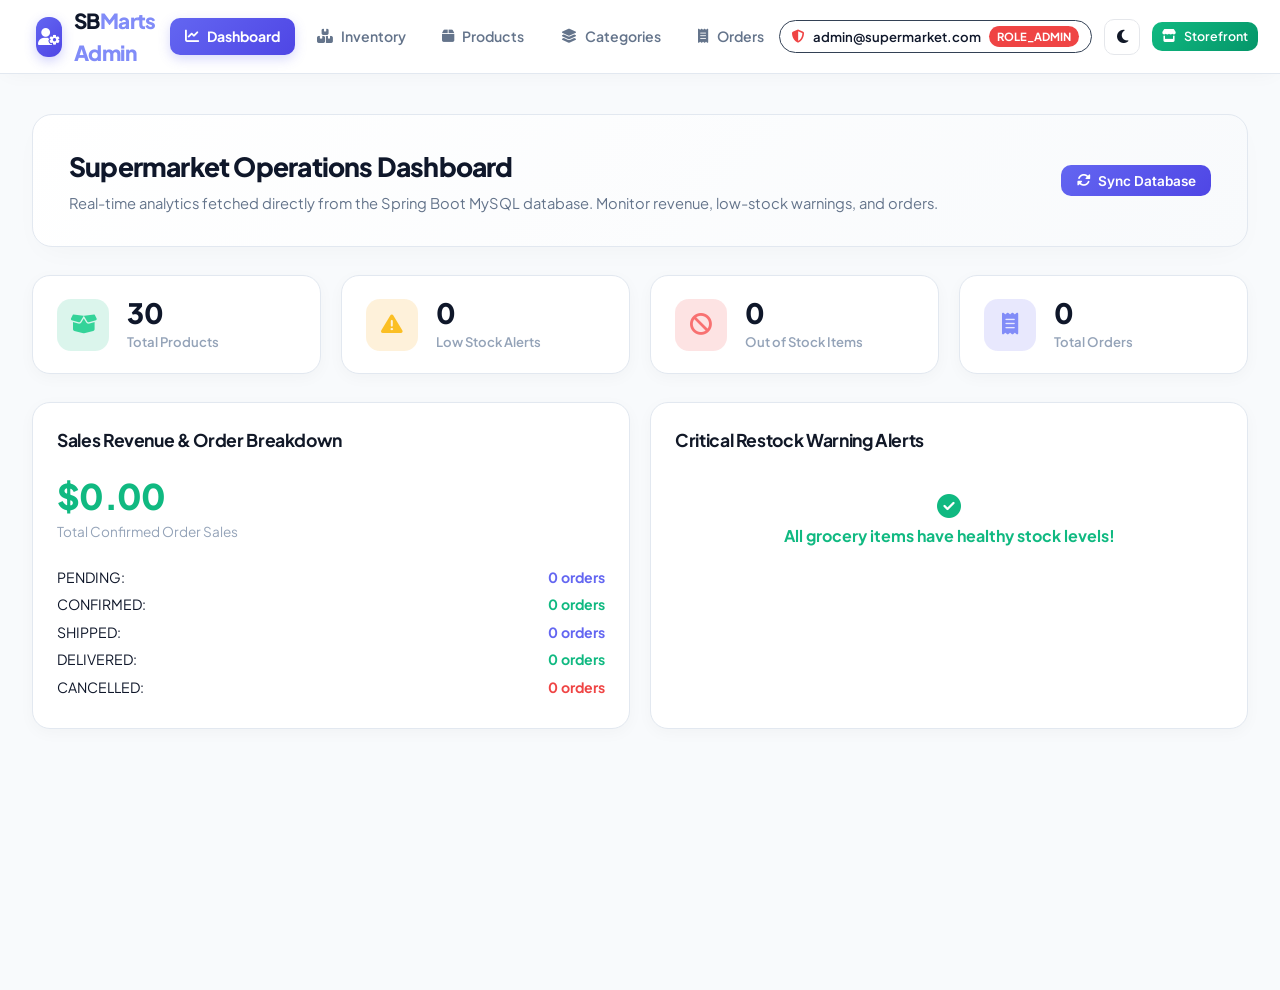
<file: frontend/admin.html>
<!DOCTYPE html>
<html lang="en" data-theme="light">
<head>
    <meta charset="UTF-8">
    <meta name="viewport" content="width=device-width, initial-scale=1.0">
    <title>SB Marts - Executive Admin & Control Panel</title>
    <meta name="description" content="SB Marts Supermarket & Grocery Inventory, Stock Operations, Category Organization, Order Processing, and Analytics Dashboard">
    <!-- Font Awesome Icons -->
    <link rel="stylesheet" href="https://cdnjs.cloudflare.com/ajax/libs/font-awesome/6.4.0/css/all.min.css">
    <!-- Base Styles & Enterprise Admin Styles -->
    <link rel="stylesheet" href="styles.css">
    <link rel="stylesheet" href="admin-theme.css">
</head>
<body class="admin-body">

    <!-- Enterprise Header Navbar -->
    <header class="admin-navbar">
        <div class="admin-brand">
            <div class="admin-brand-icon">
                <i class="fa-solid fa-user-gear"></i>
            </div>
            <span>SB<span style="color: #818cf8;">Marts Admin</span></span>
        </div>

        <ul class="admin-nav-menu">
            <li><a href="#" class="nav-link admin-nav-link active" data-target="admin-dashboard-view"><i class="fa-solid fa-chart-line"></i> Dashboard</a></li>
            <li><a href="#" class="nav-link admin-nav-link" data-target="admin-inventory-view"><i class="fa-solid fa-boxes-stacked"></i> Inventory</a></li>
            <li><a href="#" class="nav-link admin-nav-link" data-target="admin-products-view"><i class="fa-solid fa-box"></i> Products</a></li>
            <li><a href="#" class="nav-link admin-nav-link" data-target="admin-categories-view"><i class="fa-solid fa-layer-group"></i> Categories</a></li>
            <li><a href="#" class="nav-link admin-nav-link" data-target="admin-orders-view"><i class="fa-solid fa-receipt"></i> Orders</a></li>
        </ul>

        <div class="nav-actions">
            <!-- Active Admin Badge -->
            <div class="auth-badge" id="adminRoleBadge" style="border-color: #334155;">
                <i class="fa-solid fa-shield-halved" style="color: #ef4444;"></i>
                <span id="adminUserName">admin@supermarket.com</span>
                <span class="role-pill admin" id="adminRoleTag" style="background:#ef4444;">ROLE_ADMIN</span>
            </div>

            <button class="theme-toggle-btn" id="themeToggleBtn" title="Toggle Theme">
                <i class="fa-solid fa-moon"></i>
            </button>

            <!-- Storefront Link -->
            <a href="index.html" class="btn btn-primary btn-sm" style="background: linear-gradient(135deg, #10b981 0%, #059669 100%); border:none;" title="Go to Customer Storefront">
                <i class="fa-solid fa-store"></i> Storefront
            </a>
        </div>
    </header>

    <!-- Main Content Container -->
    <main class="main-container">

        <!-- VIEW 1: EXECUTIVE DASHBOARD (ADMIN) -->
        <section id="admin-dashboard-view" class="view-section active">
            <div class="admin-hero-banner">
                <div>
                    <h1 class="admin-hero-title">Supermarket Operations Dashboard</h1>
                    <p class="admin-hero-subtitle">Real-time analytics fetched directly from the Spring Boot MySQL database. Monitor revenue, low-stock warnings, and orders.</p>
                </div>
                <button class="btn btn-primary" id="refreshDashboardBtn" style="background: linear-gradient(135deg, #6366f1 0%, #4f46e5 100%); border:none;"><i class="fa-solid fa-rotate"></i> Sync Database</button>
            </div>

            <!-- Stats Grid -->
            <div class="admin-stat-grid">
                <div class="admin-stat-card">
                    <div class="admin-stat-icon green"><i class="fa-solid fa-box-open"></i></div>
                    <div>
                        <div class="admin-stat-value" id="adminStatTotalProducts">0</div>
                        <div class="admin-stat-label">Total Products</div>
                    </div>
                </div>

                <div class="admin-stat-card">
                    <div class="admin-stat-icon yellow"><i class="fa-solid fa-triangle-exclamation"></i></div>
                    <div>
                        <div class="admin-stat-value" id="adminStatLowStock">0</div>
                        <div class="admin-stat-label">Low Stock Alerts</div>
                    </div>
                </div>

                <div class="admin-stat-card">
                    <div class="admin-stat-icon red"><i class="fa-solid fa-ban"></i></div>
                    <div>
                        <div class="admin-stat-value" id="adminStatOutOfStock">0</div>
                        <div class="admin-stat-label">Out of Stock Items</div>
                    </div>
                </div>

                <div class="admin-stat-card">
                    <div class="admin-stat-icon blue"><i class="fa-solid fa-receipt"></i></div>
                    <div>
                        <div class="admin-stat-value" id="adminStatTotalOrders">0</div>
                        <div class="admin-stat-label">Total Orders</div>
                    </div>
                </div>
            </div>

            <div style="display: grid; grid-template-columns: 1fr 1fr; gap: 1.25rem;">
                <div class="admin-table-card" style="padding: 1.5rem;">
                    <h3>Sales Revenue & Order Breakdown</h3>
                    <div style="margin-top: 1rem;">
                        <h4 style="font-size: 2.2rem; color: #10b981; font-weight: 800;" id="adminStatTotalRevenue">$0.00</h4>
                        <p style="color: #94a3b8; font-size: 0.85rem;">Total Confirmed Order Sales</p>
                    </div>
                    <div style="margin-top: 1.5rem;" id="adminOrderStatusBreakdown">
                        <!-- Order status breakdown -->
                    </div>
                </div>

                <div class="admin-table-card" style="padding: 1.5rem;">
                    <h3>Critical Restock Warning Alerts</h3>
                    <div style="margin-top: 1rem;" id="adminLowStockAlertsList">
                        <!-- List of items needing restock -->
                    </div>
                </div>
            </div>
        </section>

        <!-- VIEW 2: INVENTORY & STOCK OPERATIONS -->
        <section id="admin-inventory-view" class="view-section">
            <div class="admin-hero-banner">
                <div>
                    <h2 class="admin-hero-title">Stock Operations & Audit Log</h2>
                    <p class="admin-hero-subtitle">Stock-In additions, Stock-Out deductions, and real-time inventory movement history.</p>
                </div>
            </div>

            <div style="display: grid; grid-template-columns: 2fr 1fr; gap: 1.25rem;">
                <!-- Inventory Table -->
                <div class="admin-table-card">
                    <div class="admin-table-header">
                        <h3>Inventory Stock Level Monitor</h3>
                    </div>
                    <div class="table-responsive">
                        <table class="admin-custom-table">
                            <thead>
                                <tr>
                                    <th>SKU</th>
                                    <th>Product Name</th>
                                    <th>Category</th>
                                    <th>Current Stock</th>
                                    <th>Min Threshold</th>
                                    <th>Stock Operations</th>
                                </tr>
                            </thead>
                            <tbody id="adminInventoryTableBody">
                                <!-- Populated dynamically -->
                            </tbody>
                        </table>
                    </div>
                </div>

                <!-- Stock Movement Audit Log -->
                <div class="admin-table-card">
                    <div class="admin-table-header">
                        <h3>Stock Movement Audit History</h3>
                    </div>
                    <div style="padding: 1rem; max-height: 500px; overflow-y: auto;" id="adminMovementHistoryLog">
                        <!-- Movement entries rendered dynamically -->
                    </div>
                </div>
            </div>
        </section>

        <!-- VIEW 3: PRODUCT MANAGEMENT -->
        <section id="admin-products-view" class="view-section">
            <div class="admin-hero-banner">
                <div>
                    <h2 class="admin-hero-title">Grocery Product Catalog Management</h2>
                    <p class="admin-hero-subtitle">Add, edit, or remove products from the database repository.</p>
                </div>
                <button class="btn btn-primary" id="openAddProductModalBtn" style="background: linear-gradient(135deg, #6366f1 0%, #4f46e5 100%); border:none;"><i class="fa-solid fa-plus"></i> Add New Product</button>
            </div>

            <div class="admin-table-card">
                <div class="table-responsive">
                    <table class="admin-custom-table">
                        <thead>
                            <tr>
                                <th>SKU</th>
                                <th>Product Name</th>
                                <th>Category</th>
                                <th>Price</th>
                                <th>Stock</th>
                                <th>Supplier</th>
                                <th>Actions</th>
                            </tr>
                        </thead>
                        <tbody id="adminProductsTableBody">
                            <!-- Populated dynamically -->
                        </tbody>
                    </table>
                </div>
            </div>
        </section>

        <!-- VIEW 4: CATEGORY ORGANIZATION -->
        <section id="admin-categories-view" class="view-section">
            <div class="admin-hero-banner">
                <div>
                    <h2 class="admin-hero-title">Category Organization</h2>
                    <p class="admin-hero-subtitle">Manage grocery categories. Prevents deleting categories containing active products.</p>
                </div>
                <button class="btn btn-primary" id="openAddCategoryModalBtn" style="background: linear-gradient(135deg, #6366f1 0%, #4f46e5 100%); border:none;"><i class="fa-solid fa-folder-plus"></i> New Category</button>
            </div>

            <div class="admin-table-card">
                <div class="table-responsive">
                    <table class="admin-custom-table">
                        <thead>
                            <tr>
                                <th>ID</th>
                                <th>Category Name</th>
                                <th>Description</th>
                                <th>Associated Products</th>
                                <th>Actions</th>
                            </tr>
                        </thead>
                        <tbody id="adminCategoriesTableBody">
                            <!-- Populated dynamically -->
                        </tbody>
                    </table>
                </div>
            </div>
        </section>

        <!-- VIEW 5: ORDER LIFECYCLE WORKFLOW -->
        <section id="admin-orders-view" class="view-section">
            <div class="admin-hero-banner">
                <div>
                    <h2 class="admin-hero-title">Customer Orders Lifecycle Management</h2>
                    <p class="admin-hero-subtitle">Workflow: PENDING → CONFIRMED (Deducts DB Stock) → SHIPPED → DELIVERED | CANCELLED (Restores DB Stock)</p>
                </div>
                <button class="btn btn-primary" id="refreshAdminOrdersBtn" style="background: linear-gradient(135deg, #6366f1 0%, #4f46e5 100%); border:none;"><i class="fa-solid fa-rotate"></i> Sync Orders</button>
            </div>

            <!-- Order Status Filter Chips -->
            <div class="category-filter-bar" id="adminOrderStatusChips" style="margin-bottom: 1.25rem;">
                <div class="category-chip active" onclick="filterAdminOrdersByStatus('')">All Orders</div>
                <div class="category-chip" onclick="filterAdminOrdersByStatus('PENDING')">PENDING</div>
                <div class="category-chip" onclick="filterAdminOrdersByStatus('CONFIRMED')">CONFIRMED</div>
                <div class="category-chip" onclick="filterAdminOrdersByStatus('SHIPPED')">SHIPPED</div>
                <div class="category-chip" onclick="filterAdminOrdersByStatus('DELIVERED')">DELIVERED</div>
                <div class="category-chip" onclick="filterAdminOrdersByStatus('CANCELLED')">CANCELLED</div>
            </div>

            <div class="admin-table-card">
                <div class="table-responsive">
                    <table class="admin-custom-table">
                        <thead>
                            <tr>
                                <th>Order #</th>
                                <th>Customer Details</th>
                                <th>Grocery Items</th>
                                <th>Total Bill</th>
                                <th>Status</th>
                                <th>Date</th>
                                <th>Actions & Status</th>
                            </tr>
                        </thead>
                        <tbody id="adminOrdersTableBody">
                            <!-- Populated dynamically -->
                        </tbody>
                    </table>
                </div>
            </div>
        </section>

    </main>

    <!-- ADMIN ORDER DETAILS MODAL -->
    <div class="modal-overlay" id="adminOrderDetailModal">
        <div class="modal-box drawer-content" style="max-width: 560px;">
            <div class="modal-header">
                <h3><i class="fa-solid fa-receipt" style="color: #6366f1;"></i> Full Order Details</h3>
                <button class="modal-close" id="closeAdminOrderModalBtn">&times;</button>
            </div>
            <div class="modal-body" id="adminOrderDetailModalBody">
                <!-- Dynamically populated order details -->
            </div>
        </div>
    </div>

    <!-- STOCK ADJUSTMENT MODAL -->
    <div class="modal-overlay" id="adminStockModal">
        <div class="modal-box">
            <div class="modal-header">
                <h3 id="adminStockModalTitle">Stock Adjustment</h3>
                <button class="modal-close" id="closeAdminStockModalBtn">&times;</button>
            </div>
            <div class="modal-body">
                <form id="adminStockForm">
                    <input type="hidden" id="adminStockProductId">
                    <input type="hidden" id="adminStockType">
                    <div class="form-group">
                        <label class="form-label">Product</label>
                        <input type="text" id="adminStockProductName" class="form-control" readonly>
                    </div>
                    <div class="form-group">
                        <label class="form-label">Quantity *</label>
                        <input type="number" id="adminStockQuantity" class="form-control" min="1" required>
                    </div>
                    <div class="form-group">
                        <label class="form-label">Reason / Notes</label>
                        <input type="text" id="adminStockReason" class="form-control" placeholder="Vendor shipment received">
                    </div>
                    <button type="submit" class="btn btn-primary" style="width: 100%; background: linear-gradient(135deg, #6366f1 0%, #4f46e5 100%); border:none;">Submit Adjustment to DB</button>
                </form>
            </div>
        </div>
    </div>

    <!-- CREATE PRODUCT MODAL -->
    <div class="modal-overlay" id="adminProductModal">
        <div class="modal-box">
            <div class="modal-header">
                <h3><i class="fa-solid fa-box" style="color:#6366f1;"></i> Create New Product</h3>
                <button class="modal-close" id="closeAdminProductModalBtn">&times;</button>
            </div>
            <div class="modal-body">
                <form id="adminProductForm">
                    <div class="form-group">
                        <label class="form-label">SKU (e.g. SKU-RICE02) *</label>
                        <input type="text" id="apSku" class="form-control" placeholder="SKU-XXXXX" required>
                    </div>
                    <div class="form-group">
                        <label class="form-label">Product Name *</label>
                        <input type="text" id="apName" class="form-control" placeholder="e.g. Jasmine Fragrant Rice 2kg" required>
                    </div>
                    <div class="form-group">
                        <label class="form-label">Category *</label>
                        <select id="apCategory" class="form-control" required></select>
                    </div>
                    <div style="display: grid; grid-template-columns: 1fr 1fr; gap: 1rem;">
                        <div class="form-group">
                            <label class="form-label">Price ($) *</label>
                            <input type="number" step="0.01" id="apPrice" class="form-control" placeholder="8.99" required>
                        </div>
                        <div class="form-group">
                            <label class="form-label">Initial Stock *</label>
                            <input type="number" id="apStock" class="form-control" placeholder="40" required>
                        </div>
                    </div>
                    <div class="form-group">
                        <label class="form-label">Low-Stock Min Threshold *</label>
                        <input type="number" id="apMinStock" class="form-control" value="5" required>
                    </div>
                    <div class="form-group">
                        <label class="form-label">Supplier Name</label>
                        <input type="text" id="apSupplier" class="form-control" placeholder="Global Traders">
                    </div>
                    <button type="submit" class="btn btn-primary" style="width: 100%; background: linear-gradient(135deg, #6366f1 0%, #4f46e5 100%); border:none;">Save Product to Database</button>
                </form>
            </div>
        </div>
    </div>

    <!-- CREATE CATEGORY MODAL -->
    <div class="modal-overlay" id="adminCategoryModal">
        <div class="modal-box">
            <div class="modal-header">
                <h3><i class="fa-solid fa-folder-plus" style="color:#6366f1;"></i> Create New Category</h3>
                <button class="modal-close" id="closeAdminCategoryModalBtn">&times;</button>
            </div>
            <div class="modal-body">
                <form id="adminCategoryForm">
                    <div class="form-group">
                        <label class="form-label">Category Name *</label>
                        <input type="text" id="acName" class="form-control" placeholder="e.g. Snacks & Chips" required>
                    </div>
                    <div class="form-group">
                        <label class="form-label">Description</label>
                        <input type="text" id="acDesc" class="form-control" placeholder="Potato chips, nuts, and chocolate bars">
                    </div>
                    <button type="submit" class="btn btn-primary" style="width: 100%; background: linear-gradient(135deg, #6366f1 0%, #4f46e5 100%); border:none;">Save Category to Database</button>
                </form>
            </div>
        </div>
    </div>

    <!-- Toast Notifications Container -->
    <div class="toast-container" id="toastContainer"></div>

    <!-- Admin Panel JS Logic -->
    <script src="admin-app.js"></script>
</body>
</html>
</file>
<file: frontend/styles.css>
/* ==========================================================================
   SB Marts - Minimalist Black & White Enterprise Theme
   ========================================================================== */

@import url('https://fonts.googleapis.com/css2?family=Inter:wght@400;500;600;700;800&display=swap');

:root, [data-theme="light"] {
    /* Black & White Primary Palette */
    --primary: #000000;
    --primary-hover: #262626;
    --secondary: #171717;
    --secondary-hover: #404040;
    --accent: #000000;
    --danger: #dc2626;
    --info: #000000;

    /* Pure Crisp Light Theme */
    --bg-main: #f9fafb;
    --bg-card: #ffffff;
    --bg-card-hover: #f3f4f6;
    --bg-nav: rgba(255, 255, 255, 0.98);
    --border-color: #e5e7eb;
    --border-light: #f3f4f6;

    /* Solid Black Typography */
    --text-primary: #111827;
    --text-secondary: #4b5563;
    --text-muted: #9ca3af;

    /* Radii & Shadows */
    --radius-sm: 6px;
    --radius-md: 10px;
    --radius-lg: 14px;
    --radius-full: 9999px;
    --shadow-sm: 0 1px 2px rgba(0, 0, 0, 0.05);
    --shadow-md: 0 4px 12px rgba(0, 0, 0, 0.06);
    --transition: all 0.15s ease-in-out;
}

[data-theme="dark"] {
    --primary: #ffffff;
    --primary-hover: #e5e5e5;
    --secondary: #e5e5e5;
    --secondary-hover: #d4d4d4;

    --bg-main: #09090b;
    --bg-card: #18181b;
    --bg-card-hover: #27272a;
    --bg-nav: rgba(9, 9, 11, 0.98);
    --border-color: #27272a;

    --text-primary: #fafafa;
    --text-secondary: #a1a1aa;
    --text-muted: #71717a;
}

/* Reset & Global Typography */
* {
    margin: 0;
    padding: 0;
    box-sizing: border-box;
}

body {
    font-family: 'Inter', -apple-system, BlinkMacSystemFont, sans-serif;
    background-color: var(--bg-main);
    color: var(--text-primary);
    line-height: 1.5;
    min-height: 100vh;
}

h1, h2, h3, h4 {
    font-weight: 700;
    letter-spacing: -0.02em;
    color: var(--text-primary);
}

h1 { font-size: 1.75rem; font-weight: 800; }
h2 { font-size: 1.35rem; font-weight: 700; }
h3 { font-size: 1.1rem; font-weight: 700; }

a {
    color: var(--text-primary);
    text-decoration: none;
}

button {
    font-family: 'Inter', sans-serif;
    cursor: pointer;
    border: none;
    outline: none;
}

/* Navbar */
.navbar {
    position: fixed;
    top: 0;
    left: 0;
    right: 0;
    height: 70px;
    background: var(--bg-nav);
    backdrop-filter: blur(10px);
    border-bottom: 1px solid var(--border-color);
    z-index: 1000;
    display: flex;
    align-items: center;
    justify-content: space-between;
    padding: 0 2rem;
}

.brand-logo {
    display: flex;
    align-items: center;
    gap: 0.65rem;
    font-size: 1.25rem;
    font-weight: 800;
    color: var(--text-primary);
    letter-spacing: -0.03em;
}

.brand-icon {
    width: 36px;
    height: 36px;
    background: #000000;
    color: #ffffff;
    border-radius: var(--radius-md);
    display: flex;
    align-items: center;
    justify-content: center;
    font-size: 1rem;
}

[data-theme="dark"] .brand-icon {
    background: #ffffff;
    color: #000000;
}

.nav-menu {
    display: flex;
    align-items: center;
    gap: 0.4rem;
    list-style: none;
}

.nav-link {
    padding: 0.45rem 0.85rem;
    border-radius: var(--radius-md);
    color: var(--text-secondary);
    font-weight: 500;
    font-size: 0.88rem;
    display: flex;
    align-items: center;
    gap: 0.45rem;
    transition: var(--transition);
}

.nav-link:hover {
    color: var(--text-primary);
    background: var(--bg-card-hover);
}

.nav-link.active {
    color: var(--text-primary);
    background: var(--bg-card-hover);
    font-weight: 700;
}

.nav-actions {
    display: flex;
    align-items: center;
    gap: 0.75rem;
}

.auth-badge {
    display: flex;
    align-items: center;
    gap: 0.5rem;
    background: var(--bg-card);
    padding: 0.35rem 0.75rem;
    border-radius: var(--radius-full);
    border: 1px solid var(--border-color);
    font-size: 0.82rem;
    font-weight: 600;
}

.role-pill {
    padding: 0.12rem 0.5rem;
    border-radius: var(--radius-full);
    font-size: 0.7rem;
    font-weight: 700;
    text-transform: uppercase;
    background: #000000;
    color: #ffffff;
}

[data-theme="dark"] .role-pill {
    background: #ffffff;
    color: #000000;
}

.role-pill.admin { background: #000000; }

.cart-btn {
    background: #000000;
    color: #ffffff;
    padding: 0.45rem 1rem;
    border-radius: var(--radius-md);
    font-weight: 600;
    font-size: 0.88rem;
    display: flex;
    align-items: center;
    gap: 0.5rem;
    transition: var(--transition);
}

[data-theme="dark"] .cart-btn {
    background: #ffffff;
    color: #000000;
}

.cart-btn:hover {
    opacity: 0.88;
}

.cart-count {
    background: #ffffff;
    color: #000000;
    font-size: 0.75rem;
    font-weight: 800;
    padding: 0.05rem 0.4rem;
    border-radius: var(--radius-full);
}

[data-theme="dark"] .cart-count {
    background: #000000;
    color: #ffffff;
}

.theme-toggle-btn {
    background: var(--bg-card);
    color: var(--text-primary);
    width: 36px;
    height: 36px;
    border-radius: var(--radius-md);
    border: 1px solid var(--border-color);
    display: flex;
    align-items: center;
    justify-content: center;
    font-size: 0.95rem;
    transition: var(--transition);
}

.theme-toggle-btn:hover {
    background: var(--bg-card-hover);
}

/* Layout Container */
.main-container {
    margin-top: 90px;
    padding: 1.5rem 2rem 3rem 2rem;
    max-width: 1400px;
    margin-left: auto;
    margin-right: auto;
}

.view-section {
    display: none;
}

.view-section.active {
    display: block;
    animation: fadeIn 0.15s ease-in-out;
}

@keyframes fadeIn {
    from { opacity: 0; }
    to { opacity: 1; }
}

/* Banners */
.hero-banner {
    background: var(--bg-card);
    border: 1px solid var(--border-color);
    border-radius: var(--radius-md);
    padding: 1.75rem 2rem;
    margin-bottom: 1.5rem;
    display: flex;
    justify-content: space-between;
    align-items: center;
    gap: 1.5rem;
    box-shadow: var(--shadow-sm);
}

.hero-text h1 {
    font-size: 1.5rem;
    margin-bottom: 0.35rem;
}

.hero-text p {
    color: var(--text-secondary);
    font-size: 0.9rem;
}

.hero-search-box {
    display: flex;
    gap: 0.6rem;
    margin-top: 1rem;
}

.search-input {
    background: var(--bg-main);
    border: 1px solid var(--border-color);
    padding: 0.55rem 1rem;
    border-radius: var(--radius-md);
    color: var(--text-primary);
    font-size: 0.88rem;
    width: 320px;
    outline: none;
    transition: var(--transition);
}

.search-input:focus {
    border-color: var(--text-primary);
}

/* Toolbars */
.toolbar-card {
    background: var(--bg-card);
    border: 1px solid var(--border-color);
    border-radius: var(--radius-md);
    padding: 0.85rem 1.25rem;
    margin-bottom: 1.5rem;
    display: flex;
    align-items: center;
    justify-content: space-between;
    gap: 1rem;
    flex-wrap: wrap;
    box-shadow: var(--shadow-sm);
}

.filter-group {
    display: flex;
    align-items: center;
    gap: 0.6rem;
}

.select-control {
    background: var(--bg-main);
    border: 1px solid var(--border-color);
    color: var(--text-primary);
    padding: 0.45rem 0.85rem;
    border-radius: var(--radius-md);
    font-size: 0.85rem;
    outline: none;
    font-weight: 500;
}

/* Grid & Product Cards */
.product-grid {
    display: grid;
    grid-template-columns: repeat(auto-fill, minmax(250px, 1fr));
    gap: 1.25rem;
}

.product-card {
    background: var(--bg-card);
    border: 1px solid var(--border-color);
    border-radius: var(--radius-md);
    padding: 1.25rem;
    display: flex;
    flex-direction: column;
    justify-content: space-between;
    transition: var(--transition);
    position: relative;
    box-shadow: var(--shadow-sm);
}

.product-card:hover {
    border-color: #000000;
    box-shadow: var(--shadow-md);
}

[data-theme="dark"] .product-card:hover {
    border-color: #ffffff;
}

.product-badge {
    position: absolute;
    top: 1rem;
    right: 1rem;
    font-size: 0.7rem;
    font-weight: 700;
    padding: 0.15rem 0.5rem;
    border-radius: var(--radius-full);
    border: 1px solid var(--border-color);
}

.badge-success { background: #f3f4f6; color: #111827; }
.badge-warning { background: #fffbeb; color: #92400e; border-color: #fcd34d; }
.badge-danger { background: #fef2f2; color: #b91c1c; border-color: #fca5a5; }

.product-cat {
    font-size: 0.72rem;
    font-weight: 700;
    color: var(--text-muted);
    text-transform: uppercase;
    margin-bottom: 0.2rem;
}

.product-title {
    font-size: 1rem;
    font-weight: 700;
    margin-bottom: 0.2rem;
}

.product-sku {
    font-size: 0.75rem;
    color: var(--text-muted);
    font-family: monospace;
    margin-bottom: 0.6rem;
}

.product-price {
    font-size: 1.2rem;
    font-weight: 800;
    color: var(--text-primary);
    margin-bottom: 0.75rem;
}

.stock-meter {
    margin-bottom: 1rem;
}

.stock-info {
    display: flex;
    justify-content: space-between;
    font-size: 0.78rem;
    color: var(--text-secondary);
    margin-bottom: 0.25rem;
}

/* Buttons */
.btn {
    padding: 0.45rem 0.95rem;
    border-radius: var(--radius-md);
    font-weight: 600;
    font-size: 0.85rem;
    display: inline-flex;
    align-items: center;
    justify-content: center;
    gap: 0.45rem;
    transition: var(--transition);
}

.btn-primary {
    background: #000000;
    color: #ffffff;
}

[data-theme="dark"] .btn-primary {
    background: #ffffff;
    color: #000000;
}

.btn-primary:hover {
    opacity: 0.88;
}

.btn-secondary {
    background: #262626;
    color: #ffffff;
}

.btn-danger {
    background: #dc2626;
    color: #ffffff;
}

.btn-outline {
    background: transparent;
    border: 1px solid var(--border-color);
    color: var(--text-primary);
}

.btn-outline:hover {
    background: var(--bg-card-hover);
}

.btn-sm {
    padding: 0.3rem 0.65rem;
    font-size: 0.78rem;
}

/* Clean Tables */
.table-card {
    background: var(--bg-card);
    border: 1px solid var(--border-color);
    border-radius: var(--radius-md);
    overflow: hidden;
    box-shadow: var(--shadow-sm);
}

.table-responsive {
    width: 100%;
    overflow-x: auto;
}

.custom-table {
    width: 100%;
    border-collapse: collapse;
    text-align: left;
}

.custom-table th {
    background: var(--bg-main);
    padding: 0.75rem 1rem;
    font-size: 0.75rem;
    font-weight: 700;
    text-transform: uppercase;
    color: var(--text-secondary);
    border-bottom: 1px solid var(--border-color);
}

.custom-table td {
    padding: 0.8rem 1rem;
    border-bottom: 1px solid var(--border-color);
    font-size: 0.88rem;
}

.custom-table tbody tr:hover {
    background: var(--bg-card-hover);
}

/* Dashboard Cards */
.dashboard-grid {
    display: grid;
    grid-template-columns: repeat(auto-fit, minmax(220px, 1fr));
    gap: 1.25rem;
    margin-bottom: 1.5rem;
}

.stat-card {
    background: var(--bg-card);
    border: 1px solid var(--border-color);
    border-radius: var(--radius-md);
    padding: 1.25rem;
    display: flex;
    align-items: center;
    gap: 1rem;
    box-shadow: var(--shadow-sm);
}

.stat-icon {
    width: 44px;
    height: 44px;
    border-radius: var(--radius-md);
    display: flex;
    align-items: center;
    justify-content: center;
    font-size: 1.2rem;
    background: var(--bg-main);
    border: 1px solid var(--border-color);
    color: var(--text-primary);
}

.stat-val {
    font-size: 1.45rem;
    font-weight: 800;
}

.stat-lbl {
    font-size: 0.78rem;
    color: var(--text-secondary);
}

/* Modals */
.modal-overlay {
    position: fixed;
    top: 0; left: 0; right: 0; bottom: 0;
    background: rgba(0, 0, 0, 0.5);
    backdrop-filter: blur(3px);
    z-index: 2000;
    display: none;
    align-items: center;
    justify-content: center;
    padding: 1rem;
}

.modal-overlay.active { display: flex; }

.modal-box {
    background: var(--bg-card);
    border: 1px solid var(--border-color);
    border-radius: var(--radius-md);
    width: 100%;
    max-width: 480px;
    max-height: 90vh;
    overflow-y: auto;
    box-shadow: var(--shadow-md);
}

.modal-header {
    padding: 1rem 1.25rem;
    border-bottom: 1px solid var(--border-color);
    display: flex;
    justify-content: space-between;
    align-items: center;
}

.modal-close {
    background: transparent;
    color: var(--text-secondary);
    font-size: 1.2rem;
}
.modal-close:hover { color: var(--text-primary); }

.modal-body { padding: 1.25rem; }

.form-group { margin-bottom: 1rem; }

.form-label {
    display: block;
    font-size: 0.8rem;
    font-weight: 600;
    margin-bottom: 0.3rem;
    color: var(--text-secondary);
}

.form-control {
    width: 100%;
    background: var(--bg-main);
    border: 1px solid var(--border-color);
    padding: 0.55rem 0.85rem;
    border-radius: var(--radius-md);
    color: var(--text-primary);
    font-size: 0.88rem;
    outline: none;
}

.form-control:focus { border-color: #000000; }

/* Toasts */
.toast-container {
    position: fixed;
    bottom: 1.5rem;
    right: 1.5rem;
    z-index: 3000;
    display: flex;
    flex-direction: column;
    gap: 0.5rem;
}

.toast {
    background: #000000;
    color: #ffffff;
    border: 1px solid var(--border-color);
    padding: 0.75rem 1.1rem;
    border-radius: var(--radius-md);
    box-shadow: var(--shadow-md);
    display: flex;
    align-items: center;
    gap: 0.6rem;
    font-size: 0.85rem;
    min-width: 260px;
}

[data-theme="dark"] .toast {
    background: #ffffff;
    color: #000000;
}
</file>
<file: frontend/admin-theme.css>
/* ==========================================================================
   SB Marts - Enterprise Luxury Admin Control Panel Theme (admin-theme.css)
   ========================================================================== */

@import url('https://fonts.googleapis.com/css2?family=Plus+Jakarta+Sans:wght@400;500;600;700;800&display=swap');

body.admin-body {
    font-family: 'Plus Jakarta Sans', sans-serif;
    background-color: #0b0f19;
    color: #f8fafc;
    min-height: 100vh;
}

[data-theme="light"] body.admin-body {
    background-color: #f8fafc;
    color: #0f172a;
}

/* Admin Glassmorphism Navbar */
.admin-navbar {
    position: fixed;
    top: 0;
    left: 0;
    right: 0;
    height: 74px;
    background: rgba(15, 23, 42, 0.95);
    backdrop-filter: blur(16px);
    -webkit-backdrop-filter: blur(16px);
    border-bottom: 1px solid rgba(51, 65, 85, 0.6);
    z-index: 1000;
    display: flex;
    align-items: center;
    justify-content: space-between;
    padding: 0 2.25rem;
    box-shadow: 0 4px 20px -5px rgba(0, 0, 0, 0.25);
}

[data-theme="light"] .admin-navbar {
    background: rgba(255, 255, 255, 0.95);
    border-bottom: 1px solid #e2e8f0;
    box-shadow: 0 4px 20px -5px rgba(0, 0, 0, 0.04);
}

.admin-brand {
    display: flex;
    align-items: center;
    gap: 0.75rem;
    font-size: 1.3rem;
    font-weight: 800;
    color: #ffffff;
    letter-spacing: -0.03em;
}

[data-theme="light"] .admin-brand {
    color: #0f172a;
}

.admin-brand-icon {
    width: 40px;
    height: 40px;
    background: linear-gradient(135deg, #6366f1 0%, #4f46e5 100%);
    color: #ffffff;
    border-radius: 12px;
    display: flex;
    align-items: center;
    justify-content: center;
    font-size: 1.1rem;
    box-shadow: 0 4px 12px rgba(99, 102, 241, 0.3);
}

/* Nav Menu */
.admin-nav-menu {
    display: flex;
    align-items: center;
    gap: 0.4rem;
    list-style: none;
}

.admin-nav-link {
    padding: 0.5rem 0.95rem;
    border-radius: 10px;
    color: #94a3b8;
    font-weight: 600;
    font-size: 0.88rem;
    display: flex;
    align-items: center;
    gap: 0.5rem;
    transition: all 0.2s ease;
    white-space: nowrap;
}

[data-theme="light"] .admin-nav-link {
    color: #64748b;
}

.admin-nav-link:hover {
    color: #ffffff;
    background: rgba(255, 255, 255, 0.08);
}

[data-theme="light"] .admin-nav-link:hover {
    color: #0f172a;
    background: #f1f5f9;
}

.admin-nav-link.active {
    color: #ffffff;
    background: linear-gradient(135deg, #6366f1 0%, #4f46e5 100%);
    font-weight: 700;
    box-shadow: 0 4px 12px rgba(99, 102, 241, 0.25);
}

/* Executive Header Banner */
.admin-hero-banner {
    background: linear-gradient(135deg, #1e293b 0%, #0f172a 100%);
    border: 1px solid #334155;
    border-radius: 20px;
    padding: 2rem 2.25rem;
    margin-bottom: 1.75rem;
    display: flex;
    justify-content: space-between;
    align-items: center;
    gap: 1.5rem;
    box-shadow: 0 10px 30px -10px rgba(0, 0, 0, 0.3);
    position: relative;
    overflow: hidden;
}

[data-theme="light"] .admin-hero-banner {
    background: linear-gradient(135deg, #ffffff 0%, #f8fafc 100%);
    border: 1px solid #e2e8f0;
    box-shadow: 0 10px 30px -10px rgba(0, 0, 0, 0.04);
}

.admin-hero-title {
    font-size: 1.65rem;
    font-weight: 800;
    color: #ffffff;
    margin-bottom: 0.35rem;
    letter-spacing: -0.03em;
}

[data-theme="light"] .admin-hero-title {
    color: #0f172a;
}

.admin-hero-subtitle {
    font-size: 0.92rem;
    color: #94a3b8;
}

[data-theme="light"] .admin-hero-subtitle {
    color: #64748b;
}

/* Dashboard Cards Grid */
.admin-stat-grid {
    display: grid;
    grid-template-columns: repeat(auto-fit, minmax(240px, 1fr));
    gap: 1.25rem;
    margin-bottom: 1.75rem;
}

.admin-stat-card {
    background: #151c2c;
    border: 1px solid #26334d;
    border-radius: 18px;
    padding: 1.35rem 1.5rem;
    display: flex;
    align-items: center;
    gap: 1.1rem;
    transition: transform 0.2s ease, box-shadow 0.2s ease;
    box-shadow: 0 4px 16px rgba(0, 0, 0, 0.2);
}

[data-theme="light"] .admin-stat-card {
    background: #ffffff;
    border: 1px solid #e2e8f0;
    box-shadow: 0 4px 16px rgba(0, 0, 0, 0.03);
}

.admin-stat-card:hover {
    transform: translateY(-3px);
    box-shadow: 0 12px 24px -5px rgba(0, 0, 0, 0.3);
}

.admin-stat-icon {
    width: 52px;
    height: 52px;
    border-radius: 14px;
    display: flex;
    align-items: center;
    justify-content: center;
    font-size: 1.35rem;
}

.admin-stat-icon.green { background: rgba(16, 185, 129, 0.15); color: #34d399; }
.admin-stat-icon.blue { background: rgba(99, 102, 241, 0.15); color: #818cf8; }
.admin-stat-icon.yellow { background: rgba(245, 158, 11, 0.15); color: #fbbf24; }
.admin-stat-icon.red { background: rgba(239, 68, 68, 0.15); color: #f87171; }

.admin-stat-value {
    font-size: 1.75rem;
    font-weight: 800;
    color: #ffffff;
    line-height: 1.1;
}

[data-theme="light"] .admin-stat-value {
    color: #0f172a;
}

.admin-stat-label {
    font-size: 0.82rem;
    color: #94a3b8;
    font-weight: 600;
    margin-top: 0.2rem;
}

/* Executive Tables */
.admin-table-card {
    background: #151c2c;
    border: 1px solid #26334d;
    border-radius: 18px;
    overflow: hidden;
    box-shadow: 0 4px 16px rgba(0, 0, 0, 0.2);
}

[data-theme="light"] .admin-table-card {
    background: #ffffff;
    border: 1px solid #e2e8f0;
    box-shadow: 0 4px 16px rgba(0, 0, 0, 0.03);
}

.admin-table-header {
    padding: 1.1rem 1.5rem;
    border-bottom: 1px solid #26334d;
    display: flex;
    justify-content: space-between;
    align-items: center;
    background: rgba(15, 23, 42, 0.4);
}

[data-theme="light"] .admin-table-header {
    border-bottom: 1px solid #e2e8f0;
    background: #f8fafc;
}

.admin-table-header h3 {
    font-size: 1.05rem;
    font-weight: 700;
    color: #ffffff;
}

[data-theme="light"] .admin-table-header h3 {
    color: #0f172a;
}

.admin-custom-table {
    width: 100%;
    border-collapse: collapse;
    text-align: left;
}

.admin-custom-table th {
    background: rgba(15, 23, 42, 0.8);
    padding: 0.9rem 1.25rem;
    font-size: 0.78rem;
    font-weight: 700;
    text-transform: uppercase;
    color: #94a3b8;
    letter-spacing: 0.05em;
    border-bottom: 1px solid #26334d;
}

[data-theme="light"] .admin-custom-table th {
    background: #f1f5f9;
    color: #475569;
    border-bottom: 1px solid #e2e8f0;
}

.admin-custom-table td {
    padding: 1rem 1.25rem;
    border-bottom: 1px solid #26334d;
    font-size: 0.9rem;
    color: #f1f5f9;
}

[data-theme="light"] .admin-custom-table td {
    border-bottom: 1px solid #e2e8f0;
    color: #1e293b;
}

.admin-custom-table tbody tr:hover {
    background: rgba(255, 255, 255, 0.03);
}

[data-theme="light"] .admin-custom-table tbody tr:hover {
    background: #f8fafc;
}

/* Action Buttons */
.btn-action-in {
    background: rgba(16, 185, 129, 0.15);
    color: #34d399;
    border: 1px solid rgba(16, 185, 129, 0.3);
    font-weight: 700;
    font-size: 0.78rem;
    padding: 0.35rem 0.75rem;
    border-radius: 8px;
    transition: all 0.2s ease;
}

.btn-action-in:hover {
    background: #10b981;
    color: #ffffff;
}

.btn-action-out {
    background: rgba(239, 68, 68, 0.15);
    color: #f87171;
    border: 1px solid rgba(239, 68, 68, 0.3);
    font-weight: 700;
    font-size: 0.78rem;
    padding: 0.35rem 0.75rem;
    border-radius: 8px;
    transition: all 0.2s ease;
}

.btn-action-out:hover {
    background: #ef4444;
    color: #ffffff;
}
</file>
